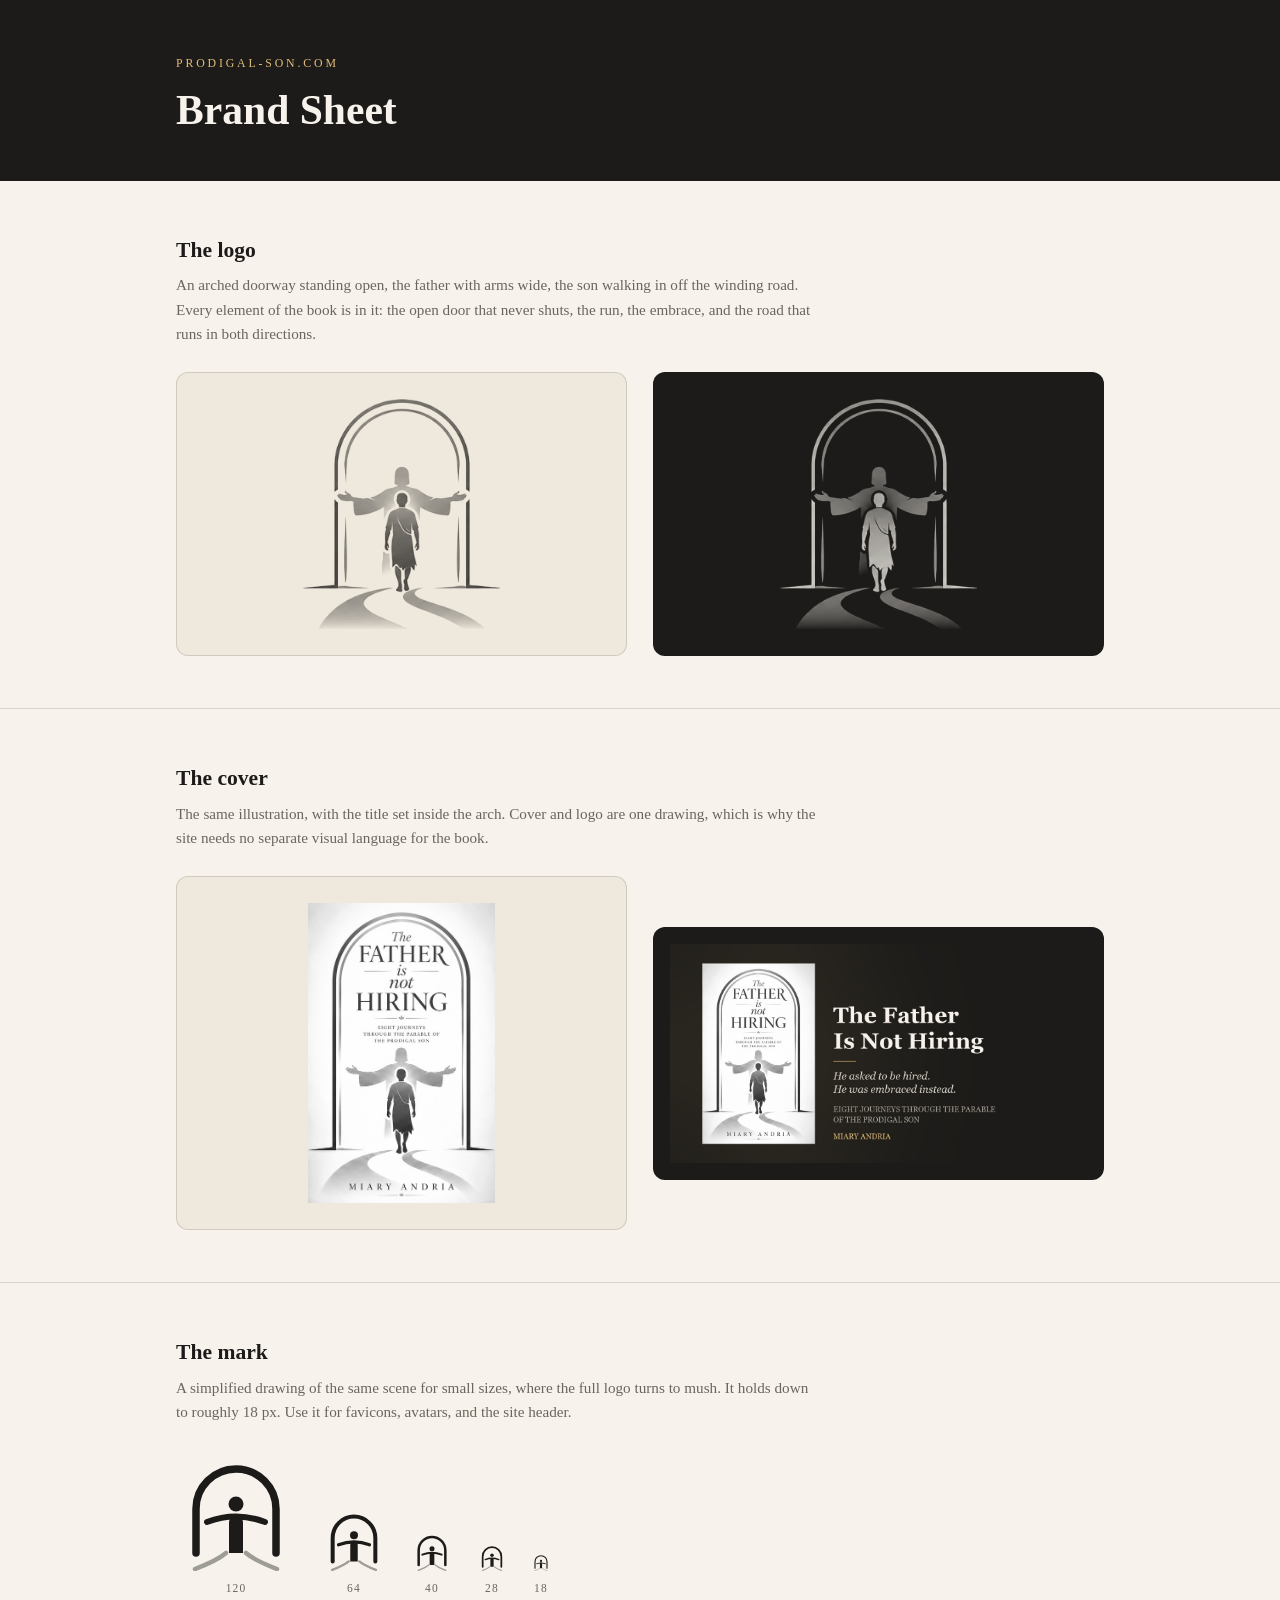
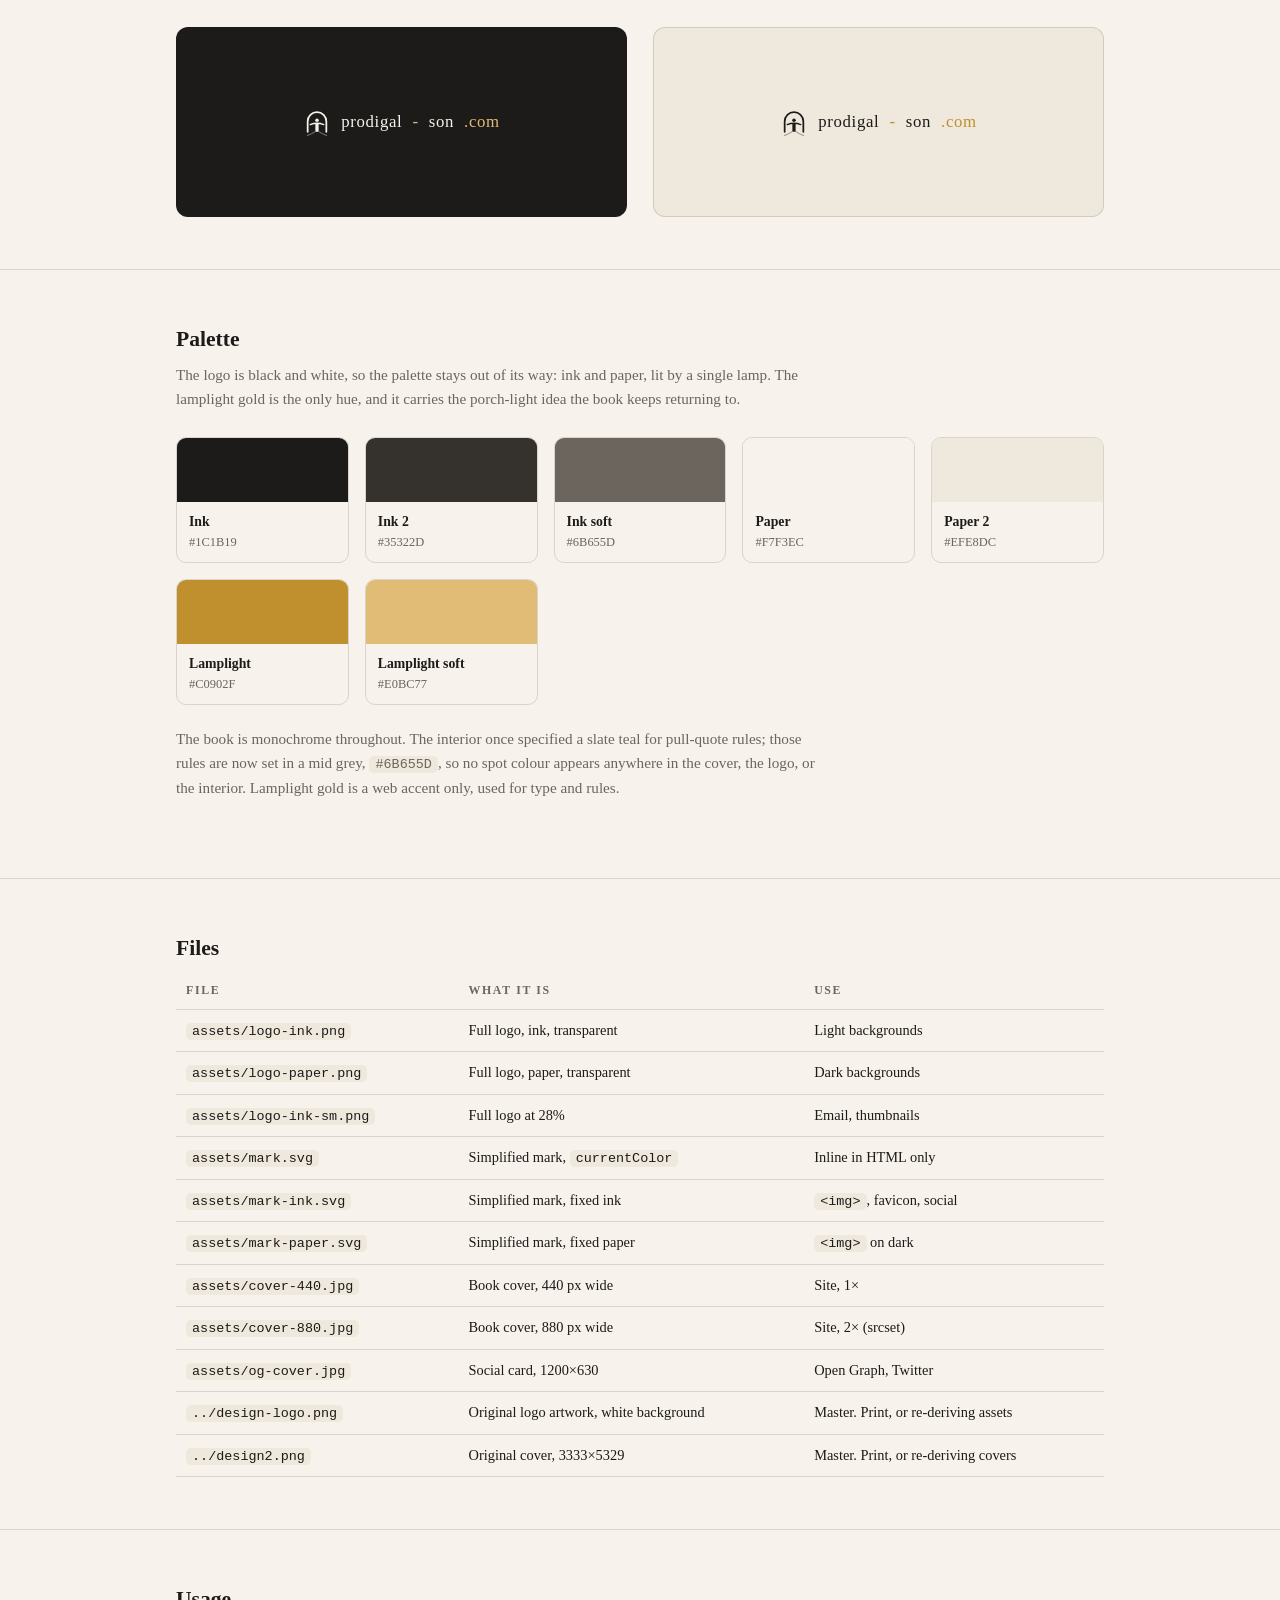
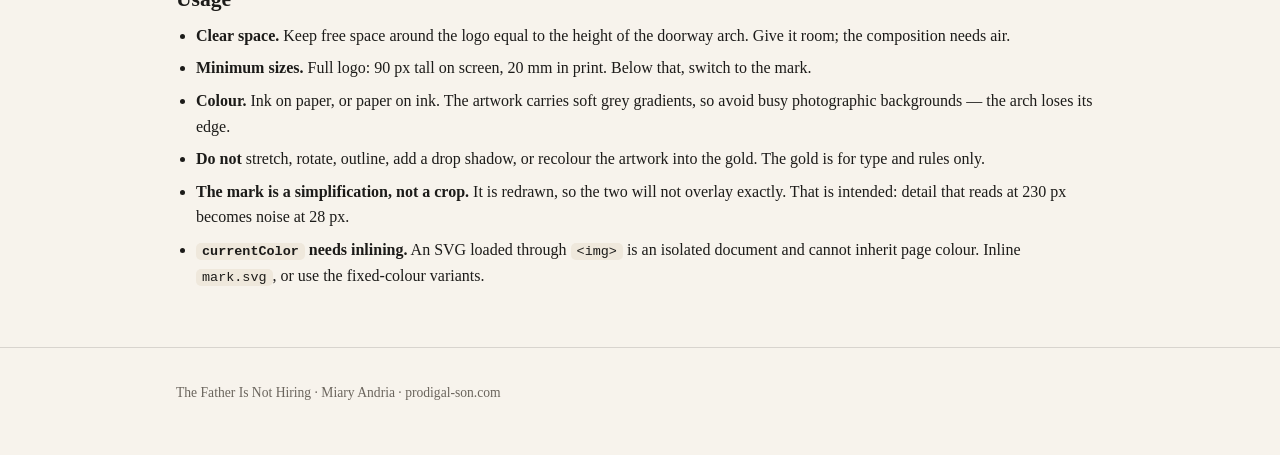
<file: logo.html>
<!DOCTYPE html>
<html lang="en">
<head>
<meta charset="UTF-8">
<meta name="viewport" content="width=device-width, initial-scale=1.0">
<title>Brand Sheet — The Father Is Not Hiring</title>
<style>
  :root {
    --ink:#1C1B19; --ink-2:#35322D; --ink-soft:#6B655D;
    --warm:#F7F3EC; --warm-2:#EFE8DC;
    --gold:#C0902F; --gold-soft:#E0BC77;
    --rule:rgba(28,27,25,.14);
    --serif:Georgia,'Times New Roman',serif;
  }
  *{margin:0;padding:0;box-sizing:border-box}
  body{font-family:var(--serif);background:var(--warm);color:var(--ink);line-height:1.6}
  .wrap{max-width:980px;margin:0 auto;padding:0 26px}
  header{background:var(--ink);color:var(--warm);padding:54px 0 46px}
  header p{color:var(--gold-soft);letter-spacing:.24em;text-transform:uppercase;font-size:.74rem;margin-bottom:14px}
  h1{font-size:clamp(1.8rem,4vw,2.6rem);line-height:1.15}
  h2{font-size:1.35rem;margin-bottom:6px}
  section{padding:52px 0;border-bottom:1px solid var(--rule)}
  .note{color:var(--ink-soft);font-size:.95rem;max-width:640px;margin-bottom:26px}
  .panel{display:flex;flex-wrap:wrap;gap:26px;align-items:center}
  .tile{border:1px solid var(--rule);border-radius:12px;padding:26px;display:flex;align-items:center;justify-content:center;min-height:190px;flex:1 1 240px}
  .tile.dark{background:var(--ink);border-color:transparent}
  .tile.paper{background:var(--warm-2)}
  .sizes{display:flex;gap:26px;align-items:flex-end;flex-wrap:wrap}
  .sizes figure{text-align:center;color:var(--ink-soft);font-size:.72rem;letter-spacing:.1em}
  .sizes img{display:block;margin:0 auto 8px}
  .swatches{display:grid;grid-template-columns:repeat(auto-fill,minmax(150px,1fr));gap:16px}
  .sw{border:1px solid var(--rule);border-radius:10px;overflow:hidden}
  .sw .chip{height:64px}
  .sw .meta{padding:9px 12px;font-size:.78rem;color:var(--ink-soft)}
  .sw .meta b{display:block;color:var(--ink);font-size:.86rem}
  table{border-collapse:collapse;width:100%;font-size:.9rem}
  th,td{text-align:left;padding:9px 10px;border-bottom:1px solid var(--rule);vertical-align:top}
  th{font-size:.74rem;letter-spacing:.14em;text-transform:uppercase;color:var(--ink-soft)}
  code{font-family:ui-monospace,Menlo,monospace;font-size:.84rem;background:var(--warm-2);padding:1px 6px;border-radius:5px}
  ul{margin:0 0 0 20px}
  li{margin-bottom:7px}
  .lockup{display:inline-flex;align-items:center;gap:10px;font-size:1.05rem;letter-spacing:.04em}
  .lockup em{font-style:normal;color:var(--gold-soft)}
  footer{padding:34px 0 56px;color:var(--ink-soft);font-size:.85rem}
</style>
</head>
<body>

<header>
  <div class="wrap">
    <p>prodigal-son.com</p>
    <h1>Brand Sheet</h1>
  </div>
</header>

<section>
  <div class="wrap">
    <h2>The logo</h2>
    <p class="note">An arched doorway standing open, the father with arms wide, the son walking in off the winding road. Every element of the book is in it: the open door that never shuts, the run, the embrace, and the road that runs in both directions.</p>
    <div class="panel">
      <div class="tile paper"><img src="assets/logo-ink.png" alt="Logo in ink on warm paper" height="230"></div>
      <div class="tile dark"><img src="assets/logo-paper.png" alt="Logo in paper on ink" height="230"></div>
    </div>
  </div>
</section>

<section>
  <div class="wrap">
    <h2>The cover</h2>
    <p class="note">The same illustration, with the title set inside the arch. Cover and logo are one drawing, which is why the site needs no separate visual language for the book.</p>
    <div class="panel">
      <div class="tile paper"><img src="assets/cover-440.jpg" alt="Book cover" height="300"></div>
      <div class="tile dark" style="padding:16px"><img src="assets/og-cover.jpg" alt="Social share card" style="width:100%;max-width:430px"></div>
    </div>
  </div>
</section>

<section>
  <div class="wrap">
    <h2>The mark</h2>
    <p class="note">A simplified drawing of the same scene for small sizes, where the full logo turns to mush. It holds down to roughly 18&nbsp;px. Use it for favicons, avatars, and the site header.</p>
    <div class="sizes">
      <figure><img src="assets/mark-ink.svg" width="120"><figcaption>120</figcaption></figure>
      <figure><img src="assets/mark-ink.svg" width="64"><figcaption>64</figcaption></figure>
      <figure><img src="assets/mark-ink.svg" width="40"><figcaption>40</figcaption></figure>
      <figure><img src="assets/mark-ink.svg" width="28"><figcaption>28</figcaption></figure>
      <figure><img src="assets/mark-ink.svg" width="18"><figcaption>18</figcaption></figure>
    </div>
    <div class="panel" style="margin-top:30px">
      <div class="tile dark">
        <span class="lockup" style="color:var(--warm)">
          <img src="assets/mark-paper.svg" width="28" alt="">prodigal<em>-</em>son<em>.com</em>
        </span>
      </div>
      <div class="tile paper">
        <span class="lockup">
          <img src="assets/mark-ink.svg" width="28" alt="">prodigal<em style="color:var(--gold)">-</em>son<em style="color:var(--gold)">.com</em>
        </span>
      </div>
    </div>
  </div>
</section>

<section>
  <div class="wrap">
    <h2>Palette</h2>
    <p class="note">The logo is black and white, so the palette stays out of its way: ink and paper, lit by a single lamp. The lamplight gold is the only hue, and it carries the porch-light idea the book keeps returning to.</p>
    <div class="swatches">
      <div class="sw"><div class="chip" style="background:#1C1B19"></div><div class="meta"><b>Ink</b>#1C1B19</div></div>
      <div class="sw"><div class="chip" style="background:#35322D"></div><div class="meta"><b>Ink 2</b>#35322D</div></div>
      <div class="sw"><div class="chip" style="background:#6B655D"></div><div class="meta"><b>Ink soft</b>#6B655D</div></div>
      <div class="sw"><div class="chip" style="background:#F7F3EC"></div><div class="meta"><b>Paper</b>#F7F3EC</div></div>
      <div class="sw"><div class="chip" style="background:#EFE8DC"></div><div class="meta"><b>Paper 2</b>#EFE8DC</div></div>
      <div class="sw"><div class="chip" style="background:#C0902F"></div><div class="meta"><b>Lamplight</b>#C0902F</div></div>
      <div class="sw"><div class="chip" style="background:#E0BC77"></div><div class="meta"><b>Lamplight soft</b>#E0BC77</div></div>
    </div>
    <p class="note" style="margin-top:22px">The book is monochrome throughout. The interior once specified a slate teal for pull-quote rules; those rules are now set in a mid grey, <code>#6B655D</code>, so no spot colour appears anywhere in the cover, the logo, or the interior. Lamplight gold is a web accent only, used for type and rules.</p>
  </div>
</section>

<section>
  <div class="wrap">
    <h2>Files</h2>
    <table>
      <tr><th>File</th><th>What it is</th><th>Use</th></tr>
      <tr><td><code>assets/logo-ink.png</code></td><td>Full logo, ink, transparent</td><td>Light backgrounds</td></tr>
      <tr><td><code>assets/logo-paper.png</code></td><td>Full logo, paper, transparent</td><td>Dark backgrounds</td></tr>
      <tr><td><code>assets/logo-ink-sm.png</code></td><td>Full logo at 28%</td><td>Email, thumbnails</td></tr>
      <tr><td><code>assets/mark.svg</code></td><td>Simplified mark, <code>currentColor</code></td><td>Inline in HTML only</td></tr>
      <tr><td><code>assets/mark-ink.svg</code></td><td>Simplified mark, fixed ink</td><td><code>&lt;img&gt;</code>, favicon, social</td></tr>
      <tr><td><code>assets/mark-paper.svg</code></td><td>Simplified mark, fixed paper</td><td><code>&lt;img&gt;</code> on dark</td></tr>
      <tr><td><code>assets/cover-440.jpg</code></td><td>Book cover, 440&nbsp;px wide</td><td>Site, 1&times;</td></tr>
      <tr><td><code>assets/cover-880.jpg</code></td><td>Book cover, 880&nbsp;px wide</td><td>Site, 2&times; (srcset)</td></tr>
      <tr><td><code>assets/og-cover.jpg</code></td><td>Social card, 1200&times;630</td><td>Open Graph, Twitter</td></tr>
      <tr><td><code>../design-logo.png</code></td><td>Original logo artwork, white background</td><td>Master. Print, or re-deriving assets</td></tr>
      <tr><td><code>../design2.png</code></td><td>Original cover, 3333&times;5329</td><td>Master. Print, or re-deriving covers</td></tr>
    </table>
  </div>
</section>

<section>
  <div class="wrap">
    <h2>Usage</h2>
    <ul>
      <li><strong>Clear space.</strong> Keep free space around the logo equal to the height of the doorway arch. Give it room; the composition needs air.</li>
      <li><strong>Minimum sizes.</strong> Full logo: 90&nbsp;px tall on screen, 20&nbsp;mm in print. Below that, switch to the mark.</li>
      <li><strong>Colour.</strong> Ink on paper, or paper on ink. The artwork carries soft grey gradients, so avoid busy photographic backgrounds — the arch loses its edge.</li>
      <li><strong>Do not</strong> stretch, rotate, outline, add a drop shadow, or recolour the artwork into the gold. The gold is for type and rules only.</li>
      <li><strong>The mark is a simplification, not a crop.</strong> It is redrawn, so the two will not overlay exactly. That is intended: detail that reads at 230&nbsp;px becomes noise at 28&nbsp;px.</li>
      <li><strong><code>currentColor</code> needs inlining.</strong> An SVG loaded through <code>&lt;img&gt;</code> is an isolated document and cannot inherit page colour. Inline <code>mark.svg</code>, or use the fixed-colour variants.</li>
    </ul>
  </div>
</section>

<footer>
  <div class="wrap">The Father Is Not Hiring · Miary Andria · prodigal-son.com</div>
</footer>

</body>
</html>
</file>
